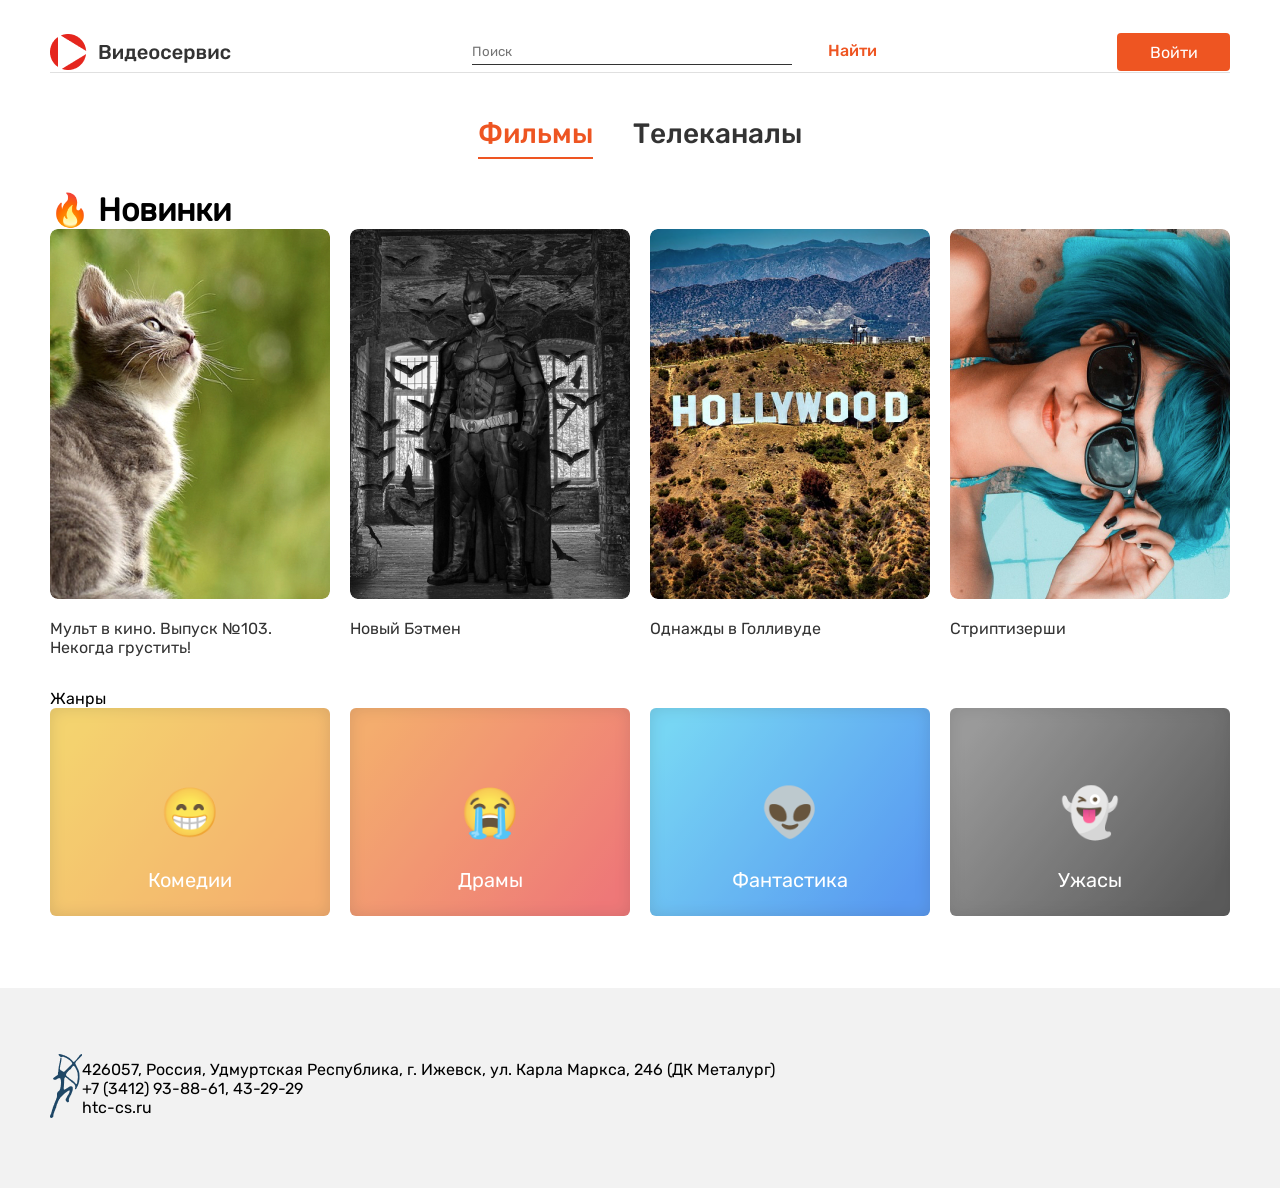
<file: index.html>
<!DOCTYPE html>
<html lang="ru">
<head>
    <meta charset="UTF-8">
    <meta name="viewport" content="width=device-width, initial-scale=1.0">
    <link rel="stylesheet" href="style.css">
    <title>Телеканалы/фильмы</title>
</head>    
<body>
    <div class="container">
        <header class="header">
            <div class="header_logo">
                <img src="images/logo.png" alt="logo"> 
            </div>
            <form> 
                <input class="header__search-txt" type="text" placeholder="Поиск">
                <input class="header__search-btn" type="button" value="Найти">
            </form>
            <div class="header__auth-guest" id="guestHeader">
    <button class="header__auth-btn" id="openModalBtn" type="button">Войти</button>
</div>
<div class="header__auth-user" id="userHeader" style="display: none;">
    <span class="header__user-name" id="userNameDisplay">Динара Р.</span>
    <button class="header__logout-btn" id="logoutBtn" type="button">Выйти</button>
</div>
        </header>
        <main> 
            <nav class="nav">
                <a class="nav__a active" href="index.html">Фильмы</a>
                <a class="nav__a" href="telecanal.html">Телеканалы</a> 
            </nav>
            <div class="gallery">
                <h1 class="gallery__new">&#128293; Новинки</h1> 
                <div class="gallery__movie">
                    <div class="gallery__movie-item">
                        <img class="gallery__movie-item-img" src="images/cat.jpg" alt="cat"> 
                        <p class="gallery__movie-item-desc">Фильм повествует о 
                            череде событий, произошедших в Голливуде в 1969 году, на 
                            закате его золотого века. Известный актер Рик Далтон и 
                            его дублер Клифф Бут пытаются найти свое место в 
                            стремительно меняющемся мире киноиндустрии.</p>
                        <p class="gallery__movie-item-p">Мульт в кино. Выпуск №103. Некогда грустить!</p>
                    </div>
                    <div class="gallery__movie-item">
                        <img class="gallery__movie-item-img" src="images/batman.jpg" alt="batman">
                        <p class="gallery__movie-item-desc">Фильм повествует о 
                            череде событий, произошедших в Голливуде в 1969 году, на 
                            закате его золотого века. Известный актер Рик Далтон и 
                            его дублер Клифф Бут пытаются найти свое место в 
                            стремительно меняющемся мире киноиндустрии.</p>
                        <p class="gallery__movie-item-p">Новый Бэтмен</p>
                    </div>
                    <div class="gallery__movie-item">
                        <img class="gallery__movie-item-img" src="images/hollywood.png" alt="hollywood">
                        <p class="gallery__movie-item-desc">Фильм повествует о 
                            череде событий, произошедших в Голливуде в 1969 году, на 
                            закате его золотого века. Известный актер Рик Далтон и 
                            его дублер Клифф Бут пытаются найти свое место в 
                            стремительно меняющемся мире киноиндустрии.</p>
                        <p class="gallery__movie-item-p">Однажды в Голливуде</p>
                    </div>
                    <div class="gallery__movie-item">
                        <img class="gallery__movie-item-img" src="images/girls.jpg" alt="girl">
                        <p class="gallery__movie-item-desc">Фильм повествует о 
                            череде событий, произошедших в Голливуде в 1969 году, на 
                            закате его золотого века. Известный актер Рик Далтон и 
                            его дублер Клифф Бут пытаются найти свое место в 
                            стремительно меняющемся мире киноиндустрии.</p>
                        <p class="gallery__movie-item-p">Стриптизерши</p>
                    </div>
                </div>
            </div> 
            <div class="genres">
                <p class="genres-new">Жанры</p>
                <div class="genres-gall">
                    <div class="genre comedy">
                        <p class="genre__emj">&#128513;</p>
                        <p class="genre__p">Комедии</p>
                    </div>
                    <div class="genre drama">
                        <p class="genre__emj">&#128557;</p>
                        <p class="genre__p">Драмы</p>
                    </div>
                    <div class="genre fant">
                        <p class="genre__emj">&#128125;</p>
                        <p class="genre__p">Фантастика</p>
                    </div>
                    <div class="genre scream">
                        <p class="genre__emj">&#128123;</p>
                        <p class="genre__p">Ужасы</p>
                    </div>
                </div>
            </div>
        </main>
    </div>
    <footer class="footer">
        <div class="container footer-container">
            <div class="footer__logo">
                <img src="images/htc-cs-logo.png" alt="logo"> 
            </div>
            <div class="footer__info">
                <p>426057, Россия, Удмуртская Республика, г. Ижевск, ул. Карла Маркса, 246 (ДК Металург)</p>
                <p>+7 (3412) 93-88-61, 43-29-29</p>
                <p>htc-cs.ru</p>
            </div>
        </div>
    </footer>
        <div class="modal-overlay" id="loginModal">
        <div class="modal">
            <button class="modal__close" id="closeModalBtn" type="button">&times;</button>
            <h2 class="modal__title">Вход</h2>
            <form onsubmit="return false;">
                <div class="modal__field">
                    <input class="modal__input" type="text" placeholder="Логин">
                </div>
                <div class="modal__field">
                    <input class="modal__input" type="password" placeholder="Пароль">
                </div>
                <div class="modal__checkbox">
                    <input type="checkbox" id="remember">
                    <label for="remember">Запомнить</label>
                </div>
                <button class="modal__submit" type="submit">Войти</button>
            </form>
        </div>
    </div>
    <script>
   document.addEventListener('DOMContentLoaded', function() {
    var modal = document.getElementById('loginModal');
    var openBtn = document.getElementById('openModalBtn');
    var closeBtn = document.getElementById('closeModalBtn');
    
    var guestHeader = document.getElementById('guestHeader');
    var userHeader = document.getElementById('userHeader');
    var userNameDisplay = document.getElementById('userNameDisplay');
    var logoutBtn = document.getElementById('logoutBtn');
    var loginForm = document.querySelector('.modal form');

    var savedUser = localStorage.getItem('loggedInUser');
    
    if (savedUser) {
        guestHeader.style.display = 'none';
        userHeader.classList.remove('hidden-block');
        userHeader.style.display = 'flex';
        userNameDisplay.textContent = savedUser;
    }

    openBtn.addEventListener('click', function() {
        modal.style.display = 'flex';
    });

    closeBtn.addEventListener('click', function() {
        modal.style.display = 'none';
    });

    modal.addEventListener('click', function(event) {
        if (event.target === modal) {
            modal.style.display = 'none';
        }
    });

    loginForm.addEventListener('submit', function(event) {
        event.preventDefault();
        var loginInput = document.querySelector('.modal__input[type="text"]').value;
        var passwordInput = document.querySelector('.modal__input[type="password"]').value;

        if (loginInput.trim() !== '' && passwordInput.trim() !== '') {
            var nameToShow = 'Динара Р.';
            
            guestHeader.style.display = 'none';
            userHeader.classList.remove('hidden-block');
            userHeader.style.display = 'flex'; 
            userNameDisplay.textContent = nameToShow;
            modal.style.display = 'none';
            loginForm.reset();

            localStorage.setItem('loggedInUser', nameToShow);
        } else {
            alert('Пожалуйста, заполните логин и пароль!');
        }
    });

    logoutBtn.addEventListener('click', function() {
        userHeader.style.display = 'none';
        userHeader.classList.add('hidden-block');
        guestHeader.style.display = 'flex'; 
        
        localStorage.removeItem('loggedInUser');
    });
});  
</script> 
</body> 
</html>
</file>
<file: style.css>
* {
  margin: 0;
  padding: 0;
}

@font-face {
  font-family: "rubik-reg";
  src: url("./fonts/Rubik-Regular.ttf") format("truetype");
}
@font-face {
  font-family: "rubik-medium";
  src: url("./fonts/Rubik-Medium.ttf") format("truetype");
}
body {
  font-family: "rubik-reg", sans-serif;
}

.container {
  width: 1180px;
  background-color: #fff;
  margin: 0 auto;
}

.header {
  display: flex;
  height: 40px;
  margin-top: 32px;
  border-bottom: 1px solid #e0e0e0;
  display: flex;
  justify-content: space-between;
  align-items: center;
}

.header_logo {
  display: flex;
  align-items: center;
}

.header_logo-txt {
  font-family: "rubik-medium";
  font-weight: 500;
  font-size: 20px;
  color: #333;
  margin-left: 11.88px;
}

.header__search-txt {
  width: 320px;
  height: 25px;
  border: none;
  border-bottom: 1px solid #333;
  background: transparent;
  color: #333;
  font-family: "rubik-reg", sans-serif;
  outline: none;
}

.header_logo-txt {
  width: 320px;
  height: 25px;
  border: none;
  border-bottom: 1px solid #333;
  color: #333;
  font-family: rubik-medium;
}

.header_logo-txt::-moz-placeholder {
  font-size: 16px;
  color: #828282;
  font-family: rubik-reg;
}

.header_logo-txt::placeholder {
  font-size: 16px;
  color: #828282;
  font-family: rubik-reg;
}

.header__search-txt:focus {
  font-size: 16px;
  color: #828282;
  font-family: "rubik-reg", sans-serif;
}

.header__search-btn {
  border: none;
  background: none;
  color: #e52;
  font-family: rubik-medium;
  font-size: 16px;
  margin-left: 32px;
}

.header__auth-btn {
  background-color: #e52;
  border: none;
  color: #fff;
  font-family: rubik-reg;
  font-size: 16px;
  border-radius: 4px;
  width: 113px;
  height: 38px;
}

.header__auth-btn:hover {
  background-color: #e52;
}

.nav {
  background-color: #828282;
  width: 311px;
  margin: 44px auto 32px auto;
  display: flex;
  justify-content: center;
  gap: 40px;
  height: 42px;
  background: transparent;
}

.nav__a {
  font-family: "rubik-medium";
  color: #333;
  font-size: 28px;
  text-decoration: none;
  padding-bottom: 5px;
}

.nav__a:hover {
  border-bottom: 2px #e52 solid;
  padding-bottom: 5px;
  color: #e52;
}

.new_caption {
  color: #333;
  font-family: rubik-medium;
  font-size: 24px;
  margin-bottom: 16px;
}

.gallery__movie-item-img {
  border-radius: 8px;
  margin-bottom: 16px;
}

.gallery__movie-item-p {
  font-family: rubik-reg;
  font-size: 16px;
  color: #333;
}

.gallery__movie-item {
  width: 280px;
  position: relative;
}

.gallery__movie-item-desc {
  width: 100%;
  height: 100%;
  background-color: rgba(51, 51, 51, 0.8);
  border-radius: 8px;
  font-size: 16px;
  color: #f2f2f2;
  font-family: rubik-reg;
  padding: 16px;
  box-sizing: border-box;
  line-height: 140%;
  position: absolute;
  top: 0px;
  left: 0px;
  opacity: 0;
  transition: opacity 0.3s ease;
  overflow-y: auto;
}

.gallery__movie-item:hover .gallery__movie-item-desc {
  opacity: 1;
}

.gallery__movie {
  display: flex;
  justify-content: space-between;
  margin-bottom: 32px;
}

.genre {
  box-shadow: inset 0px 0px 16px rgba(0, 0, 0, 0.15);
  border-radius: 6px;
  width: 280px;
  height: 208px;
  display: flex;
  flex-direction: column;
  align-items: center;
  justify-content: center;
  position: relative;
  opacity: 0.8;
}

.comedy {
  background: linear-gradient(127.83deg, #f2c94c 8.44%, #f29a4a 91.36%);
}

.drama {
  background: linear-gradient(127.83deg, #f2994a 8.44%, #eb5757 91.36%);
}

.fant {
  background: linear-gradient(127.83deg, #56ccf2 8.44%, #2f80ed 91.36%);
}

.scream {
  background: linear-gradient(127.83deg, #828282 8.44%, #333 91.36%);
}

.genre__emj {
  font-size: 48px;
}

.genre__p {
  font-family: rubik-reg;
  color: white;
  font-size: 20px;
  position: absolute;
  top: 160px;
}

.genre:hover {
  opacity: 1;
  transition: color 0.3s ease;
  transition: opacity 0.3s ease;
}

.genres-gall {
  display: flex;
  justify-content: space-between;
}

.footer {
  background-color: #f2f2f2;
  margin-top: 72px;
  display: flex;
  width: 100%;
  padding: 40px 0;
}

.footer-container {
  display: flex;
  align-items: center;
  height: 120px;
  background-color: transparent;
}

.footer-logo {
  display: flex;
  margin-right: 39.98px;
}

.chanels {
  background-color: #f2f2f2;
  height: 162px;
  margin-bottom: 16px;
  border-radius: 8px;
  display: flex;
}

.chanel_left {
  width: 400px;
  display: flex;
  align-items: center;
  justify-content: center;
  height: 162px;
}

.chanel_right {
  width: 780px;
  padding-bottom: 19px;
  padding-top: 21px;
}

.chanel_name {
  font-family: rubik-reg;
  color: red;
  margin-bottom: 12px;
}

.progr {
  font-family: rubik-reg;
  color: #333;
  margin-bottom: 12px;
}

.nav__a.active {
  color: #e52;
  border-bottom: 2px solid #e52;
  padding-bottom: 5px;
}

.channels {
  display: flex;
  flex-direction: column;
  gap: 16px;
  margin-top: 40px;
}

.channel {
  display: flex;
  background-color: #f2f2f2;
  border-radius: 8px;
  height: 162px;
  align-items: center;
  width: 100%;
}

.channel__logo {
  width: 280px;
  height: 100%;
  display: flex;
  justify-content: center;
  align-items: center;
}

.channel__logo img {
  max-width: 120px;
  max-height: 80px;
  -o-object-fit: contain;
     object-fit: contain;
}

.channel__info {
  flex-grow: 1;
  padding-left: 20px;
}

.channel__name {
  font-family: "rubik-medium", sans-serif;
  font-size: 20px;
  color: #333;
  margin-bottom: 16px;
  font-weight: normal;
}

.channel__program {
  display: flex;
  gap: 16px;
  margin-bottom: 8px;
  font-size: 16px;
  align-items: center;
}

.channel__time {
  color: #e52;
  font-family: "rubik-reg", sans-serif;
  min-width: 45px;
  font-weight: 500;
}

.channel__title {
  color: #333;
  font-family: "rubik-reg", sans-serif;
}

.modal-overlay {
  position: fixed;
  top: 0;
  left: 0;
  width: 100%;
  height: 100%;
  background-color: rgba(0, 0, 0, 0.5);
  display: none;
  justify-content: center;
  align-items: center;
  z-index: 10000;
}

.modal-overlay.show {
  display: flex;
}

.modal {
  background-color: #fff;
  width: 320px;
  padding: 30px;
  border-radius: 8px;
  box-sizing: border-box;
  box-shadow: 0 4px 12px rgba(0, 0, 0, 0.15);
  position: relative;
  margin: 0 auto;
}

.modal__title {
  font-family: "rubik-medium", sans-serif;
  font-size: 24px;
  color: #333;
  text-align: center;
  margin-bottom: 24px;
}

.modal__field {
  margin-bottom: 16px;
}

.modal__input {
  width: 100%;
  border: none;
  border-bottom: 1px solid #333;
  padding: 8px 0;
  font-family: "rubik-reg", sans-serif;
  font-size: 16px;
  outline: none;
}

.modal__input::-moz-placeholder {
  color: #828282;
}

.modal__input::placeholder {
  color: #828282;
}

.modal__checkbox {
  display: flex;
  align-items: center;
  gap: 8px;
  margin-bottom: 24px;
  font-family: "rubik-reg", sans-serif;
  font-size: 14px;
  color: #333;
}

.modal__submit {
  background-color: #e52;
  color: #fff;
  border: none;
  padding: 10px 24px;
  border-radius: 4px;
  font-family: "rubik-medium", sans-serif;
  font-size: 16px;
  cursor: pointer;
  display: block;
  margin: 0 auto;
}

@media (max-width: 480px) {
  .container {
    width: 100% !important;
    padding: 0 15px !important;
    box-sizing: border-box !important;
  }
  .header {
    display: flex !important;
    flex-direction: column !important;
    align-items: center !important;
    height: auto !important;
    padding: 15px 0 !important;
    gap: 15px !important;
  }
  .header_logo {
    margin: 0 auto !important;
  }
  .header form {
    display: flex !important;
    flex-direction: column !important;
    width: 100% !important;
    margin: 0 !important;
    gap: 10px !important;
  }
  .header__search-txt {
    width: 100% !important;
    box-sizing: border-box !important;
  }
  .header__search-btn {
    width: 100% !important;
    margin: 0 !important;
    padding: 10px !important;
    background: transparent !important;
    border: 1px solid #e52 !important;
    color: #e52 !important;
  }
  .header__auth-btn {
    width: 100% !important;
    margin: 0 !important;
  }
  .nav {
    display: flex !important;
    justify-content: center !important;
    gap: 20px !important;
    margin: 20px 0 !important;
  }
  .gallery__movie {
    display: grid !important;
    grid-template-columns: repeat(2, 1fr) !important;
    gap: 15px !important;
  }
  .gallery__movie-item {
    width: 100% !important;
  }
  .gallery__movie-item-img {
    width: 100% !important;
    height: auto !important;
    aspect-ratio: 2/3 !important;
    -o-object-fit: cover !important;
       object-fit: cover !important;
  }
  .genres-gall {
    display: grid !important;
    grid-template-columns: repeat(2, 1fr) !important;
    gap: 15px !important;
  }
  .genre {
    width: 100% !important;
    height: auto !important;
    aspect-ratio: 1/1 !important;
    display: flex !important;
    flex-direction: column !important;
    justify-content: center !important;
    align-items: center !important;
    box-sizing: border-box !important;
  }
  .channel {
    display: flex !important;
    flex-direction: column !important;
    align-items: center !important;
    width: 100% !important;
    height: auto !important;
    margin-bottom: 20px !important;
    padding: 15px !important;
    box-sizing: border-box !important;
    border-bottom: 1px solid #eee !important;
  }
  .channel__logo {
    margin-bottom: 15px !important;
    display: flex !important;
    justify-content: center !important;
  }
  .channel__logo img {
    max-width: 100px !important;
    height: auto !important;
  }
  .channel__info {
    width: 100% !important;
    display: flex !important;
    flex-direction: column !important;
  }
  .channel__name {
    text-align: center !important;
    margin-bottom: 15px !important;
  }
  .channel__program {
    display: flex !important;
    justify-content: flex-start !important;
    align-items: flex-start !important;
    gap: 10px !important;
    margin-bottom: 10px !important;
    width: 100% !important;
  }
  .channel__time {
    white-space: nowrap !important;
    font-weight: bold !important;
  }
  .header__auth-guest {
    width: 100% !important;
  }
  .header__auth-guest .header__auth-btn {
    width: 100% !important;
  }
  .header__auth-btn {
    width: 100% !important;
    margin: 0 !important;
  }
  .modal-overlay.hidden {
    display: none !important;
  }
  .modal {
    width: 90% !important;
    max-width: 350px !important;
    position: relative !important;
    margin: 0 !important;
    box-sizing: border-box !important;
    padding: 20px !important;
    background: #fff !important;
    border-radius: 8px !important;
  }
  .modal__close {
    position: absolute !important;
    top: 10px !important;
    right: 15px !important;
    background: none !important;
    border: none !important;
    font-size: 24px !important;
    cursor: pointer !important;
    color: #333 !important;
    padding: 0 !important;
  }
  .gallery__new {
    font-family: "rubik-medium", sans-serif;
    font-size: 24px;
    font-weight: 500;
    color: #333;
    margin-bottom: 16px;
  }
  .genres-new {
    font-family: "rubik-medium", sans-serif;
    font-size: 24px;
    font-weight: 500;
    color: #333;
    margin-top: 32px;
    margin-bottom: 16px;
  }
  .header__auth-user {
    display: flex;
    align-items: center;
    gap: 16px;
  }
  .header__user-name {
    font-family: "rubik-medium", sans-serif;
    font-size: 16px;
    color: #333;
  }
  .header__logout-btn {
    background: none;
    border: none;
    color: #e52;
    font-family: "rubik-reg", sans-serif;
    font-size: 16px;
    cursor: pointer;
    padding: 0;
  }
  .header__logout-btn:hover {
    text-decoration: underline;
  }
}
.hidden-block {
  display: none !important;
}/*# sourceMappingURL=style.css.map */ 


.modal__checkbox input[type="checkbox"] {
    position: absolute;
    opacity: 0;
    width: 0;
    height: 0;
}

.modal__checkbox label {
    position: relative;
    padding-left: 30px;
    cursor: pointer;
    display: inline-block;
    font-family: 'rubik-reg', sans-serif;
    font-size: 14px;
    color: #333;
    align-items: center;
}

.modal__checkbox label::before {
    content: "";
    position: absolute;
    left: 0;
    top: 0;
    width: 18px;
    height: 18px;
    border: 2px solid #333;
    border-radius: 3px;
    background-color: transparent;
    box-sizing: border-box;
}

.modal__checkbox input[type="checkbox"]:checked + label::before {
    content: "✓";
    color: #e52;
    font-size: 16px;
    font-weight: bold;
    display: flex;
    justify-content: center;
    align-items: center;
    border-color: #333;
} 

.channel__time {
    color: #333;
    font-family: 'rubik-reg', sans-serif;
    min-width: 45px;
    font-weight: 500; 
}

.channel__title {
    color: #333; 
    font-family: 'rubik-reg', sans-serif;
}

.channel__time--red {
    color: #e52;
}

.channel__title--red {
    color: #e52; 
}
</file>
